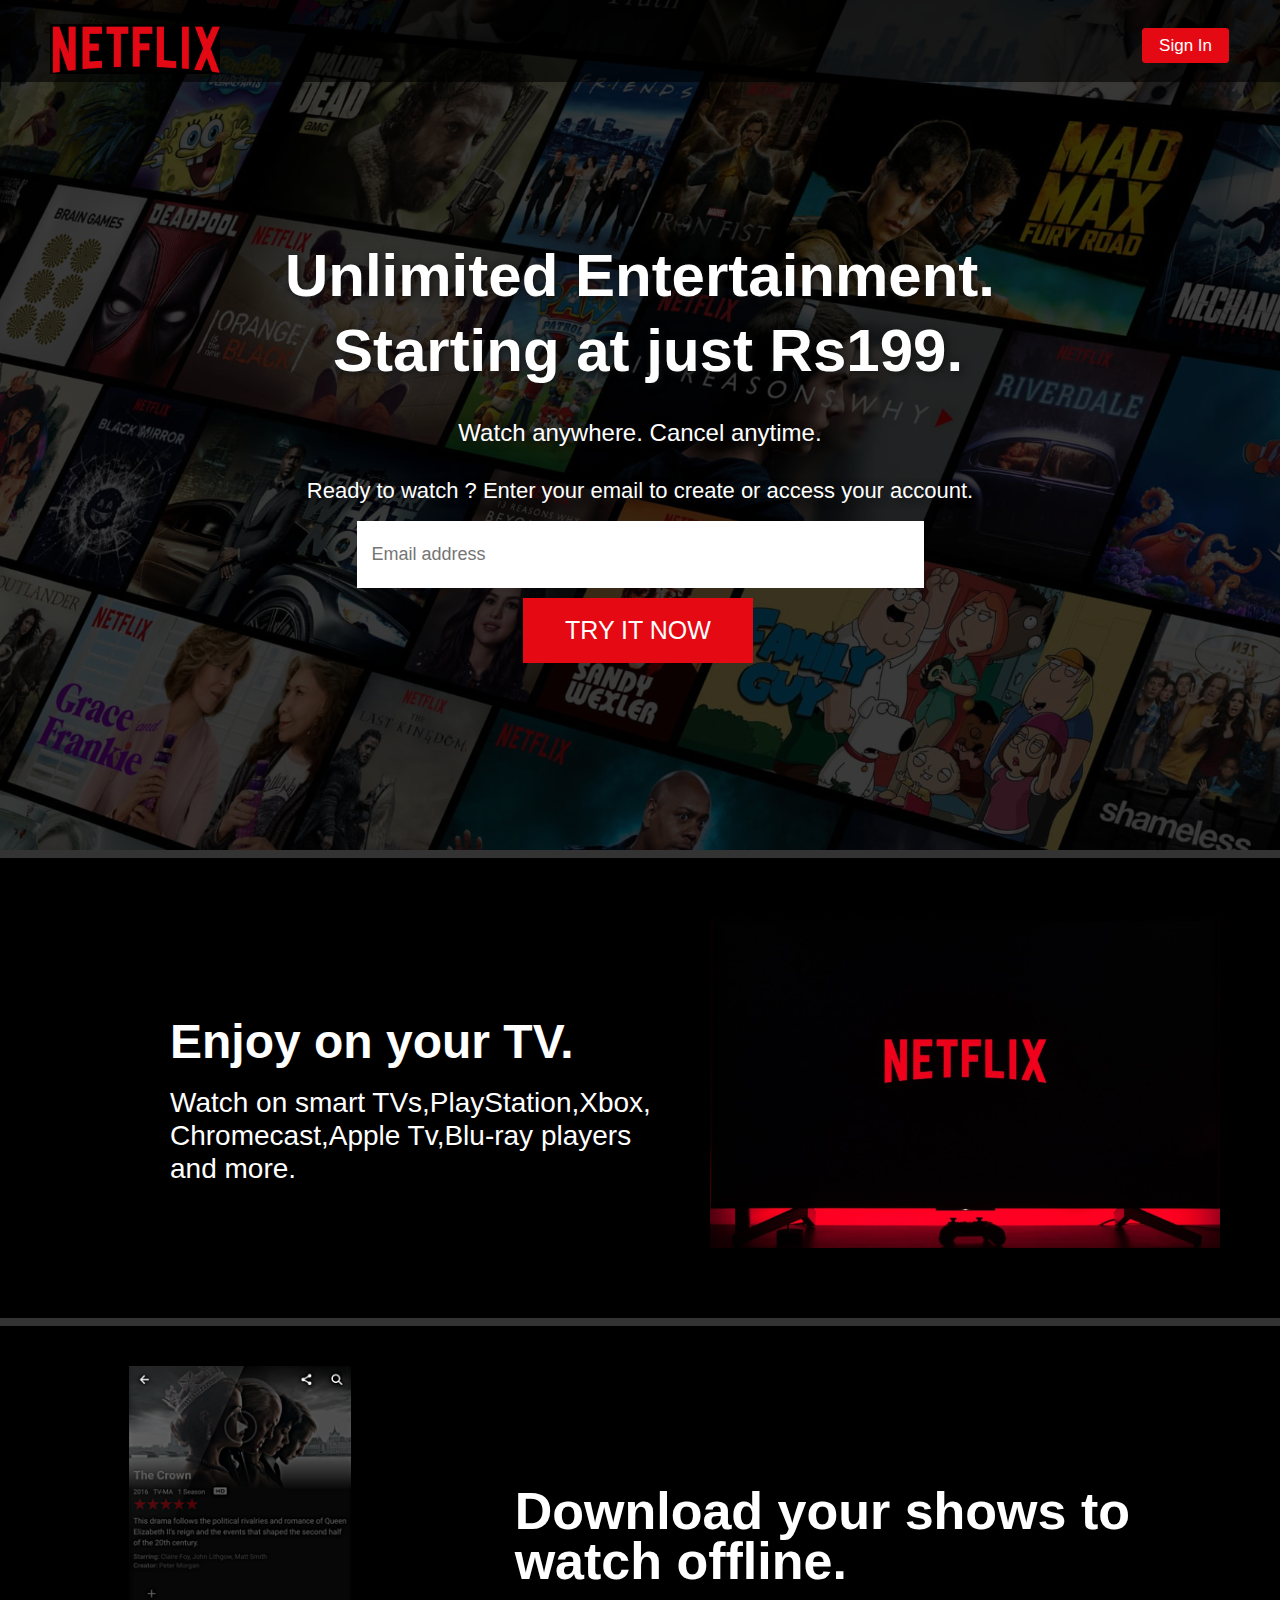
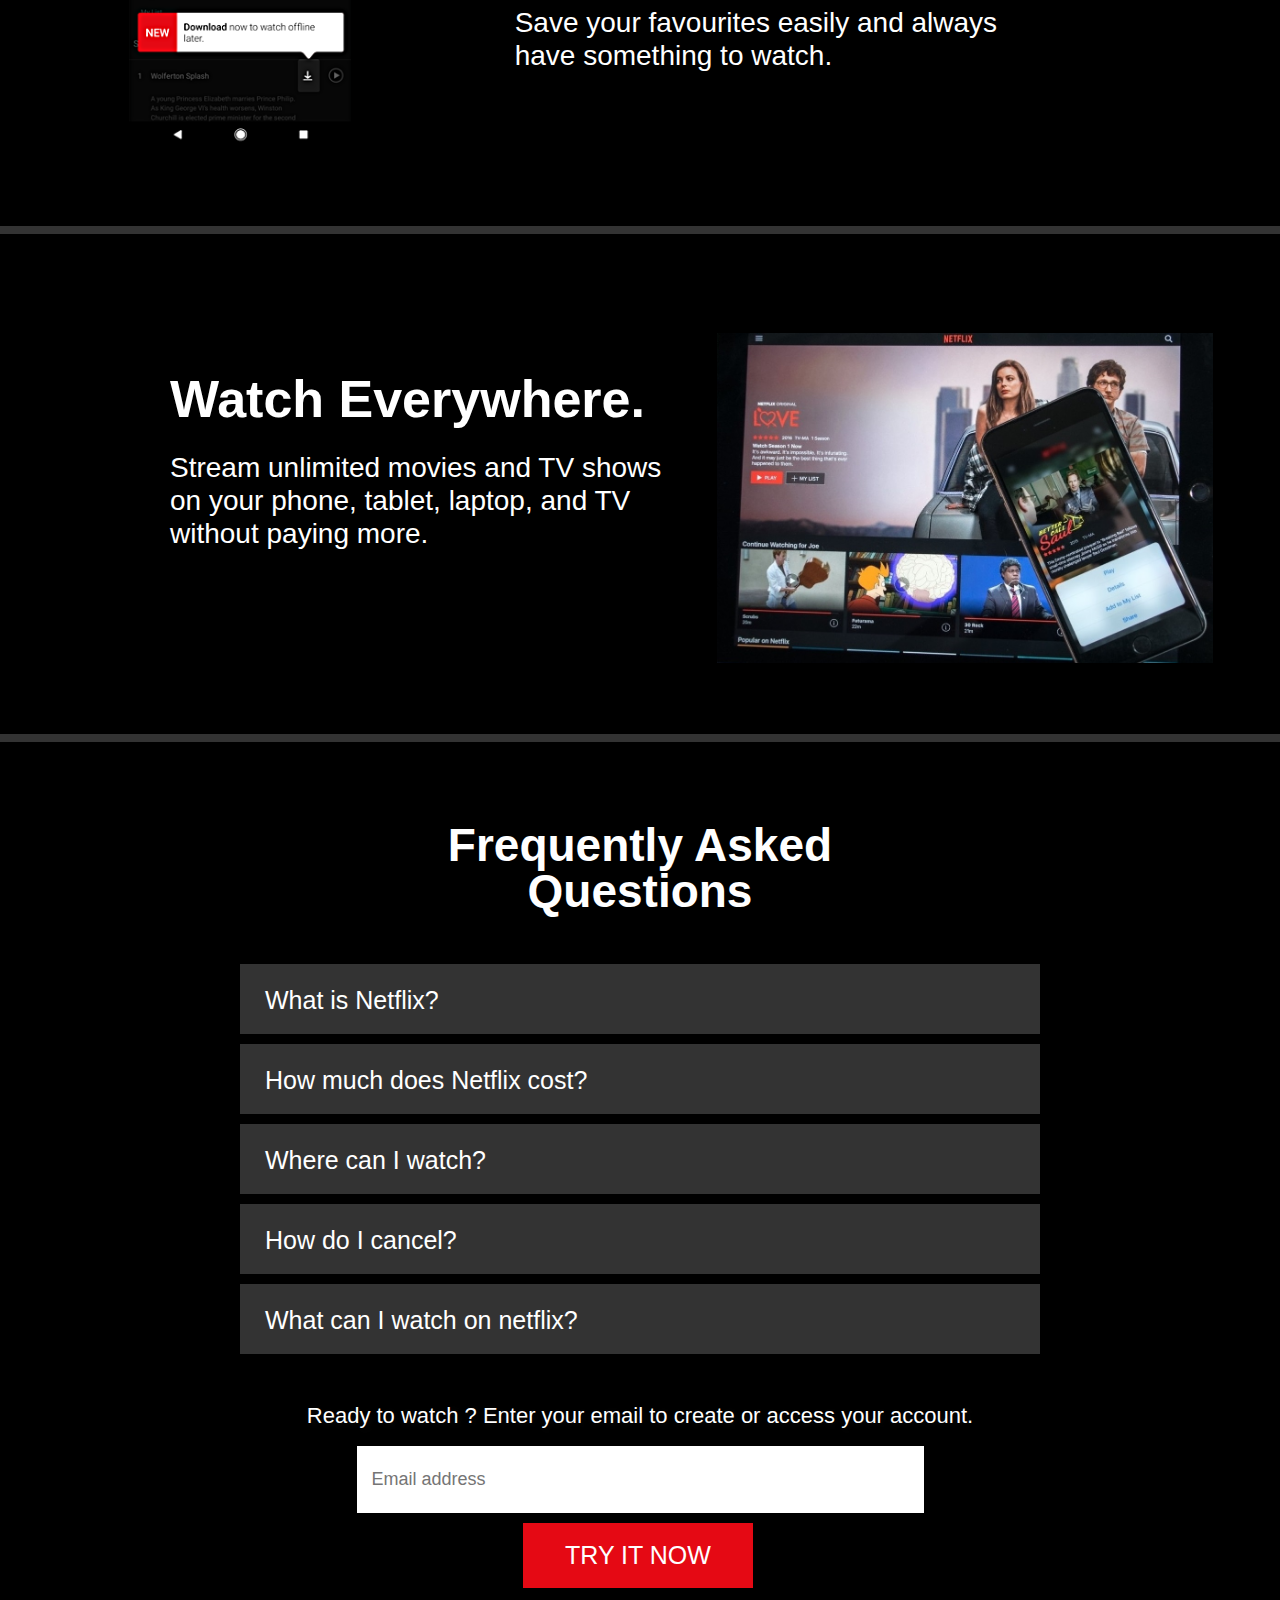
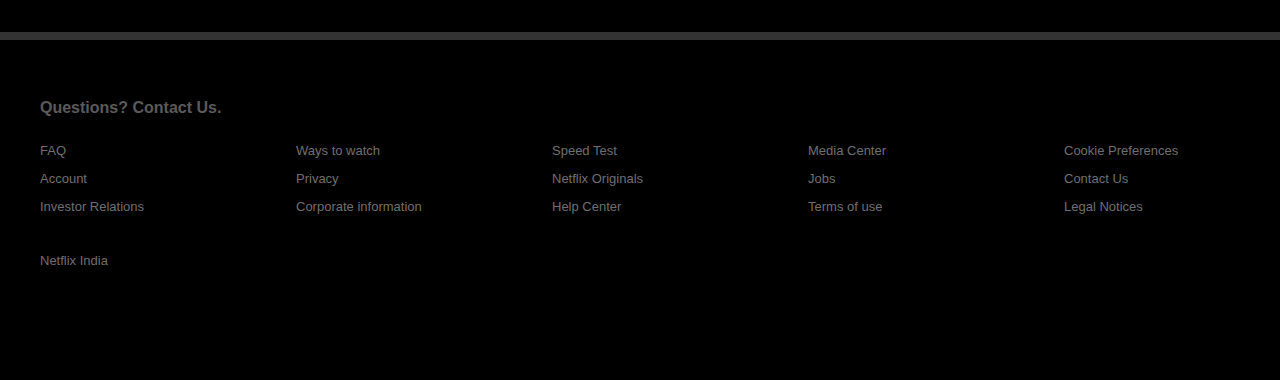
<file: rootfolder/index.html>
<!DOCTYPE html>
<html lang="en">
<head>
    <meta charset="UTF-8">
    <title>Netflix</title>
    <meta name="viewport" content="width=device-width, initial-scale=1">
    <link rel="stylesheet" type="text/css" href="style.css">
</head>
<body>
<header>
    <section class="logo-img">
   <nav>
       <a href="index.html"><img class="logo" src="img/netflix.png"></a>
           <a class="sign-in" href="login.html">Sign In</a>
   </nav>

        <div class="center">
        <h2 class="inside-header">Unlimited Entertainment.</h2>
     <h2 class="inside-header-2">Starting at just Rs199.</h2>
     </div>
        <div class="watch">
         <h2 class="small-words">Watch anywhere. Cancel anytime.</h2>
            <h2 class="ready">Ready to watch ? Enter your email to create or access your account.</h2>
        </div>
       <div class="email-submit">
        <div class="input">
        <input class="emial" type="text" placeholder="Email address">
        </div>
            <div class="try-now">
                <a href="#"><button class="submit" type="submit">TRY IT NOW </button></a>
        </div>
       </div>
    </section>
</header>
<main>
    <div class="tv">
        <h2 class="tv-h2">Enjoy on your TV.</h2>
      <div class="tv-p">
        <p class="tv-p-text">Watch on smart TVs,PlayStation,Xbox,<br>Chromecast,Apple Tv,Blu-ray players<br>and more.</p>
      </div>
      <div class="tv-img-wrapper">
          <img class="tv-img" src="img/tv.jpg">
      </div>
      </div>
    <div class="download">
        <div class="download-p">
        <p class="download-p-text-1">Download your shows to<br>watch offline.</p>
        <p class="download-p-text-2">Save your favourites easily and always<br>have something to watch.</p>
        </div>
        <div class="download-img-wrapper">
        <img class="download-img" src="img/download.png">
        </div>
    </div>
    <div class="everywhere">
        <div class="watch-everywhere">
            <p class="everywhere-1">Watch Everywhere.</p>
            <p class="everywhere-2">Stream unlimited movies and TV shows<br>on your phone, tablet, laptop, and TV<br>without paying more.</p>
        </div>
        <div class="everywhere-img-wrapper">
        <img class="everywhere-img" src="img/dekho.jpg">
        </div>
    </div>
    <div class="questions">
        <h2 class="frequently">Frequently Asked<br>Questions</h2>
              <div class="index-box">
              <h3>What is Netflix?</h3>
              </div>
              <div class="index-box">
              <h3>How much does Netflix cost?</h3>
              </div>
              <div class="index-box">
              <h3>Where can I watch?</h3>
              </div>
              <div class="index-box">
              <h3>How do I cancel?</h3>
              </div>
              <div class="index-box">
              <h3>What can I watch on netflix?</h3>
              </div>
      <div class="watch-2">
        <div class="watch">
         <h2 class="ready">Ready to watch ? Enter your email to create or access your account.</h2>
        </div>
        <div class="input">
        <input class="emial" type="text" placeholder="Email address">
        </div>
        <div class="try-now">
          <a href="#"><button class="submit" type="submit">TRY IT NOW </button></a>
        </div>
      </div>
    </div>
</main>
<footer>
  <div class="last">
      <h2>Questions? Contact Us.</h2>
       <div class="last-grid">
          <ul class="footer-links-1">
              <li><a href="#">FAQ</a></li>
              <li><a href="#">Account</a></li>
              <li><a href="#">Investor Relations</a></li>
          </ul>
          <ul class="footer-links-2">
            <li><a href="#">Ways to watch</a></li>
            <li><a href="#">Privacy</a></li>
            <li><a href="#">Corporate information</a></li>
        </ul>
          <ul class="footer-links-3">
            <li><a href="#">Speed Test</a></li>
            <li><a href="#">Netflix Originals</a></li>
            <li><a href="#">Help Center</a></li>
        </ul>
        <ul class="footer-links-4">
            <li><a href="#">Media Center</a></li>
            <li><a href="#">Jobs</a></li>
            <li><a href="#">Terms of use</a></li>
        </ul>
        <ul class="footer-links-5">
            <li><a href="#">Cookie Preferences</a></li>
            <li><a href="#">Contact Us</a></li>
            <li><a href="#">Legal Notices</a></li>
        </ul>
       </div>
      <h3>Netflix India</h3>
  </div>
</footer>
</body>
</html>
</file>
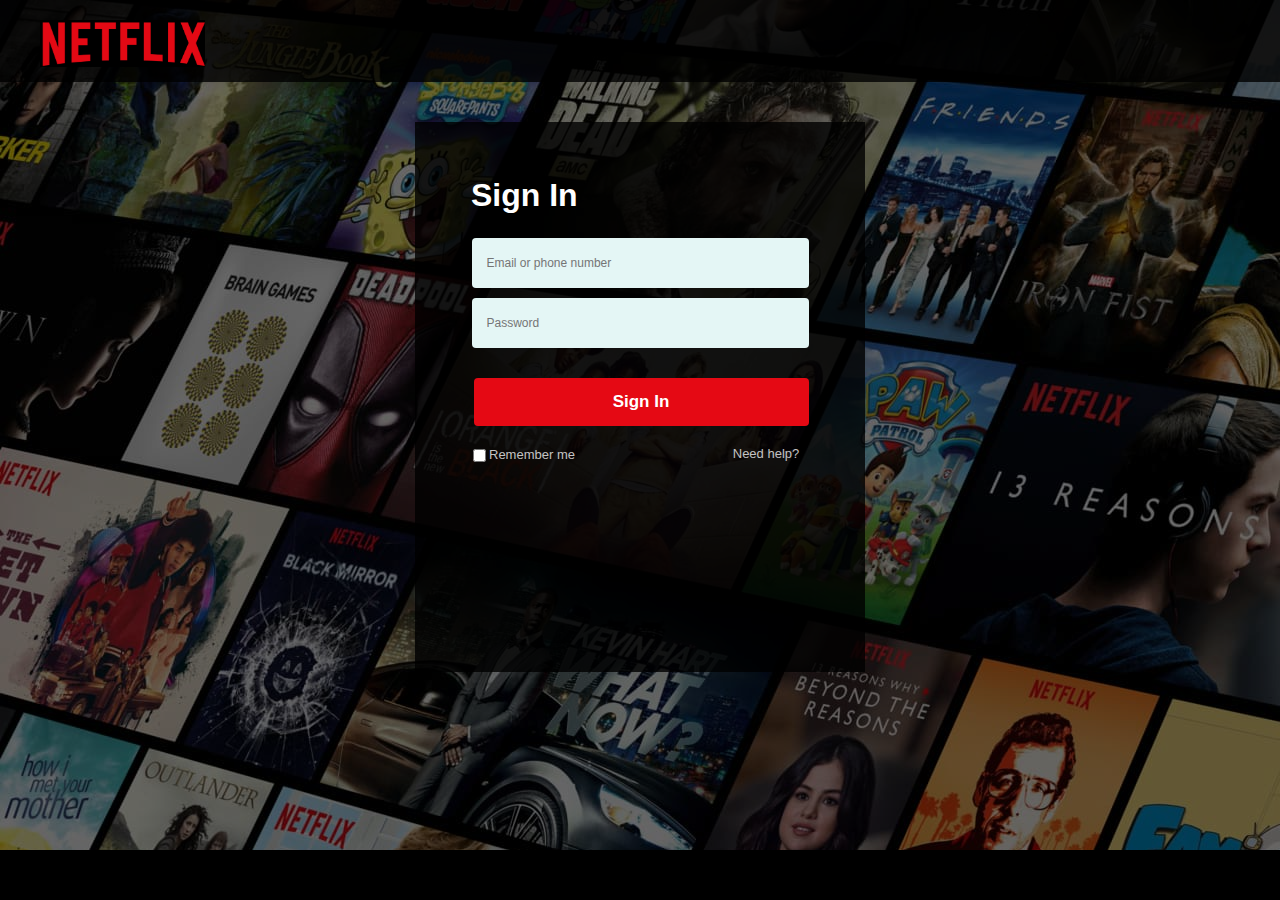
<file: rootfolder/login.html>
<!DOCTYPE html>
<html lang="en">
<head>
    <meta charset="UTF-8">
    <title>Netflix</title>
    <meta name="viewport" content="width=device-width, initial-scale=1">
    <link rel="stylesheet" type="text/css" href="login.css">
</head>
<body>
    <section class="logo-img">
   <nav>
       <a href="index.html"><img class="logo" src="img/netflix.png"></a>
   </nav>
       <div class="total">
        <div class=login>
          <h2>Sign In</h2>
          <div class="email-pass">
           <input placeholder="Email or phone number" class="phone">
           <input placeholder="Password" class="password">
          </div>
          <div class="sign-in-button">
          <button type="button">Sign In</button>
          <label class="remember-me"><input class="checkbox" type="checkbox">Remember me</label>
          <a href="#">Need help?</a>
          </div>
          </div>
        </div>
    </section>
<footer>
</footer>
</body>
</html>
</file>
<file: rootfolder/style.css>
html, body, div, span, object, iframe,
h1, h2, h3, h4, h5, h6, p, blockquote, pre,
abbr, address, cite, code,
del, dfn, em, img, ins, kbd, q, samp,
small, strong, sub, sup, var,
b, i,
dl, dt, dd, ol, ul, li,
fieldset, form, label, legend,
table, caption, tbody, tfoot, thead, tr, th, td,
article, aside, canvas, details, figcaption, figure,
footer, header, hgroup, menu, nav, section, summary,
time, mark, audio, video {
    margin:0;
    padding:0;
    border:0;
    outline:0;
    font-size:100%;
    vertical-align:baseline;
    background:transparent;
}

body {
    line-height:1;
}

article,aside,details,figcaption,figure,
footer,header,hgroup,menu,nav,section {
    display:block;
}

nav ul {
    list-style:none;
}

blockquote, q {
    quotes:none;
}

blockquote:before, blockquote:after,
q:before, q:after {
    content:'';
    content:none;
}

a {
    margin:0;
    padding:0;
    font-size:100%;
    vertical-align:baseline;
    background:transparent;
}

/* change colours to suit your needs */
ins {
    background-color:#ff9;
    color:#000;
    text-decoration:none;
}

/* change colours to suit your needs */
mark {
    background-color:#ff9;
    color:#000;
    font-style:italic;
    font-weight:bold;
}

del {
    text-decoration: line-through;
}

abbr[title], dfn[title] {
    border-bottom:1px dotted;
    cursor:help;
}

table {
    border-collapse:collapse;
    border-spacing:0;
}

/* change border colour to suit your needs */
hr {
    display:block;
    height:1px;
    border:0;
    border-top:1px solid #cccccc;
    margin:1em 0;
    padding:0;
}

input, select {
    vertical-align:middle;
}
body{
    background-color: #333333;
}

.logo{
    width: 90px;
    padding-top: 17px;
    padding-left: 19px;
}

.logo-img{
    background: #4d4d4d url("img/background.jpg");
    width: 100%;
    height: 470px;
    background-size: cover;
    background-repeat: repeat;
    background-position: center;
    background-blend-mode: multiply;
}
nav{
     background: rgba(0,0,0,0.5);
     height: 55px;
     padding-top: 7px;
}

.sign-in{
    text-decoration: none;
    float: right;
    font-family: Arial;
    display: block;
    border: 0.9px solid #E50914;
    line-height: 25px;
    padding: 0px 8px;
    margin: 17px 18px;
    border-radius: 3px;
    font-size: 15px;
    background-color: #E50914;
    color: white;
}
.inside-header{
    font-family: Arial;
    font-size: 27px;
    color: white;
    font-weight: 550;
    line-height: 30px;
    text-shadow: 2px 2px 8px #111111;
    display: block;
}
.inside-header-2{
    font-family: Arial;
    font-size: 27px;
    color: white;
    font-weight: 550;
    line-height: 30px;
    text-shadow: 2px 2px 8px #111111;
    display: inline-block;
    padding-left: 16px;

}
.center {
    display: block;
    margin: 0 auto;
    padding-top: 59px;
    text-align: center;
}
.watch{
    display: grid;
    padding-top: 19px;
}
.small-words{
    font-size: 18px;
    color: white;
    font-family: Arial;
    font-weight: 500;
    text-align: center;
    text-shadow: 2px 2px 8px #111111;
}
.ready{
    font-size: 18px;
    color: white;
    font-family: Arial;
    font-weight: 500;
    text-align: center;
    text-shadow: 2px 2px 8px #111111;
    display: block;
    vertical-align: middle;
    padding: 19px 25px;
}
.input{
    text-align: center;
    margin: 0 auto;
    position: center;
}

.emial{
    width: 325px;
    height: 45px;
    text-align: left;
    padding-left: 7px;
    border-radius: 2px;
    border: white;
}
.try-now{
    text-align: center;
    padding-top: 9px;
}
.submit{
    height: 43px;
    width: 140px;
    font-size: 15px;
    color: white;
    background-color: #E50914;
    border: #E50914;
    border-radius: 2px;
}
.tv{
    background-color: black;
    margin-top: 8px;
    height: 460px;
}
.tv-h2{
    color: white;
    font-family: Arial;
    font-size: 26px;
    text-align: center;
    padding-top: 50px;
}
.tv-p-text{
    color: white;
    font-family: Arial;
    font-weight: 115;
    text-align: center;
    padding-top: 20px;
    font-size: 18px;
    line-height: 25px;
}
.tv-p{
    display: block;
}
.tv-img{
    width: 100%;
    height: 250px;
    padding-top: 23px;
    margin: 0 auto;
    object-fit: contain;
}
.download{
    background-color: black;
    margin-top: 8px;
    height: 460px;
    display: block;
    padding-top: 40px;
}

.download-p-text-1{
    color: white;
    font-family: Arial;
    font-weight: 700;
    text-align: center;
    padding-top: 15px;
    font-size: 26px;
    line-height: 30px;
}
.download-p-text-2{
    color: white;
    font-family: Arial;
    font-weight: 400;
    text-align: center;
    padding-top: 14px;
    font-size: 18px;
    line-height: 25px;
}
.download-img{
    width: 100%;
    height: 250px;
    margin: 0 auto;
    padding-top: 26px;
    object-fit: contain;
}
.everywhere{
    background-color: black;
    margin-top: 8px;
    height: 460px;
    display: block;
    padding-top: 40px;
}
.everywhere-1{
    color: white;
    font-family: Arial;
    font-weight: 700;
    text-align: center;
    padding-top: 15px;
    font-size: 26px;
    line-height: 30px;
}
.everywhere-2 {
    color: white;
    font-family: Arial;
    font-weight: 400;
    text-align: center;
    padding-top: 14px;
    font-size: 18px;
    line-height: 25px;
}
.everywhere-img{
    width: 100%;
    height: 200px;
    padding-top: 23px;
    margin: 0 auto;
    object-fit: contain;
}
.questions{
    background-color: black;
    margin-top: 8px;
    height: 630px;
    display: block;
    padding-top: 40px;
}
.index-box{
    color: white;
    display: block;
    margin-top: 8px;
    height: 55px;
    background: #333333;
}
.questions h3{
    font-size: 20px;
    font-family: Arial;
    font-weight: 100;
    text-align: center;
    padding-top: 19px;
}
.frequently{
    color: white;
    font-size: 27px;
    font-family: Arial;
    font-weight: 560;
    text-align: center;
    padding: 20px 0px;
}
.watch-2 .ready{
    padding-top: 8px;
}
.last{
    background-color: black;
    margin-top: 8px;
    height: 400px;
    display: block;
    padding-top: 40px;
}
.last h2{
    color: #5a5a5a;
    font-family: Arial;
    padding-bottom: 14px;
    padding-left: 40px;
    padding-top: 20px;
}
.last ul li a{
    text-decoration: none;
    color: #6f6f6f;
    font-family: Arial;
    font-size: 13px;
    font-weight: 500;
}
.last-grid{
    display: grid;
    grid-template-columns: 1fr 1fr;
}
.last ul li{
    padding-top: 12px;
    padding-left: 40px;
}
.last h3{
    color: #6f6f6f;
    font-family: Arial;
    font-size: 13px;
    font-weight: 160;
    padding-left: 40px;
    padding-top: 40px;
}
@media only screen and (min-width: 1000px) {
    .logo {
        width: 170px;
        height: 50px;
        padding-top: 17px;
        padding-left: 50px;
    }

    .logo-img {
        height: 850px;
    }

    nav {
        background: rgba(0, 0, 0, 0.6);
        height: 75px;
        padding-top: 7px;
    }

    .sign-in {
        border: 0.9px solid #E50914;
        line-height: 33px;
        padding: 0px 16px;
        margin-top: 21px;
        margin-right: 51px;
        font-size: 17px;
    }

    .inside-header {
        font-size: 60px;
        font-weight: 550;
        line-height: 30px;
        display: block;
        padding-top: 120px;
    }

    .inside-header-2 {
        font-size: 60px;
        font-weight: 550;
        line-height: 30px;
        padding-top: 45px;
    }

    .center {
        display: block;
        margin: 0 auto;
        padding-top: 59px;
        text-align: center;
    }

    .small-words {
        font-size: 24px;
        color: white;
        font-family: Arial;
        font-weight: 500;
        text-align: center;
        text-shadow: 2px 2px 8px #111111;
        padding-top: 28px;
    }

    .ready {
        font-size: 22px;
        font-weight: 500;
        text-align: center;
        padding-top: 35px;
    }

    .input {
        display: block;
        margin: 0 auto;
    }

    .emial {
        width: 550px;
        height: 65px;
        text-align: left;
        padding-left: 15px;
        font-size: 18px;
        border-radius: 0px;
    }

    .try-now {
        display:block;
        margin-left: -4px;
        padding-top: 0px;
        margin-top: 10px;
    }

    .submit {
        height: 65px;
        width: 230px;
        font-size: 25px;
        border-radius: 0px;
    }
    .tv-h2{
        font-size: 48px;
        text-align: left;
        padding-top: 160px;
        padding-left: 170px;
    }
    .tv-p-text{
        font-weight: 115;
        padding-top: 20px;
        font-size: 28px;
        line-height: 33px;
        text-align: left;
        padding-left: 170px;
    }
    .tv-img{
        height: 330px;
        text-align: center;
        margin: -290px 0px 0px 0px;
    }
    .tv-img-wrapper{
        padding-left: 650px;
    }
    .download-p-text-1{
        font-size: 52px;
        padding-top: 120px;
        line-height: 50px;
        display: block;
        text-align: left;
    }
    .download-p-text-2{
        padding-top: 20px;
        font-size: 28px;
        line-height: 33px;
        display: block;
        text-align: left;
    }
    .download-p{
        float: right;
        padding-right: 150px;
    }
    .download-img{
        height: 380px;
        margin: 0px;
        padding-top: 0px;
        text-align: center;
    }
    .download-img-wrapper{
        padding-right: 800px;
    }
    .everywhere-1{
        font-size: 52px;
        text-align: left;
        padding-top: 110px;
        padding-left: 170px;
    }
    .everywhere-2 {
        font-weight: 115;
        padding-top: 37px;
        font-size: 28px;
        line-height: 33px;
        text-align: left;
        padding-left: 170px;
    }
    .everywhere-img{
        height: 330px;
        text-align: center;
        margin: -240px 0px 0px 0px;
    }
    .everywhere-img-wrapper{
        padding-left: 650px;
    }
    .questions{
        height: 850px;
    }
    .index-box{
        height: 70px;
        width: 800px;
        margin: 0 auto;
        margin-top: 10px;
    }
    .questions h3{
        font-size: 25px;
        font-weight: 100;
        text-align: left;
        padding-top: 24px;
        padding-left: 25px;
    }
    .frequently{
        font-size: 46px;
        font-weight: 560;
        text-align: center;
        padding: 40px 0px;
    }
    .frequently br{content:" ";}
    .frequently br:after{content:" ";}
    .watch-2 .ready{
        padding-top: 32px;
    }
    .last{
        height: 300px;
        padding-top: 40px;
    }
    .last h2{
        padding-bottom: 14px;
        padding-left: 40px;
        padding-top: 20px;
    }
    .last ul li a{
        font-size: 13px;
        font-weight: 500;
    }
    .last-grid{
        display: grid;
        grid-template-columns: 1fr 1fr 1fr 1fr 1fr;
    }
    .last ul li{
        padding-top: 12px;
        padding-left: 40px;
    }
    .last h3{
        font-size: 13px;
        font-weight: 160;
        padding-left: 40px;
        padding-top: 40px;
    }
}
</file>
<file: rootfolder/login.css>
html, body, div, span, object, iframe,
h1, h2, h3, h4, h5, h6, p, blockquote, pre,
abbr, address, cite, code,
del, dfn, em, img, ins, kbd, q, samp,
small, strong, sub, sup, var,
b, i,
dl, dt, dd, ol, ul, li,
fieldset, form, label, legend,
table, caption, tbody, tfoot, thead, tr, th, td,
article, aside, canvas, details, figcaption, figure,
footer, header, hgroup, menu, nav, section, summary,
time, mark, audio, video {
    margin:0;
    padding:0;
    border:0;
    outline:0;
    font-size:100%;
    vertical-align:baseline;
    background:transparent;
}

body {
    line-height:1;
}

article,aside,details,figcaption,figure,
footer,header,hgroup,menu,nav,section {
    display:block;
}

nav ul {
    list-style:none;
}

blockquote, q {
    quotes:none;
}

blockquote:before, blockquote:after,
q:before, q:after {
    content:'';
    content:none;
}

a {
    margin:0;
    padding:0;
    font-size:100%;
    vertical-align:baseline;
    background:transparent;
}

/* change colours to suit your needs */
ins {
    background-color:#ff9;
    color:#000;
    text-decoration:none;
}

/* change colours to suit your needs */
mark {
    background-color:#ff9;
    color:#000;
    font-style:italic;
    font-weight:bold;
}

del {
    text-decoration: line-through;
}

abbr[title], dfn[title] {
    border-bottom:1px dotted;
    cursor:help;
}

table {
    border-collapse:collapse;
    border-spacing:0;
}

/* change border colour to suit your needs */
hr {
    display:block;
    height:1px;
    border:0;
    border-top:1px solid #cccccc;
    margin:1em 0;
    padding:0;
}

input, select {
    vertical-align:middle;
}
body{
    background-color: black;
}
.login{
        margin: 0 auto;
        height: 500px;
}
.logo{
    width: 75px;
    padding-top: 13px;
    padding-left: 11px;
}

.logo-img{
    width: 100%;
    height: 470px;
    background-size: cover;
    background-repeat: repeat;
    background-position: center;
    background-blend-mode: multiply;
}
nav{
     background: rgba(0,0,0,0.5);
     height: 55px;
     padding-top: 7px;
}
.login h2{
    color: white;
    font-size: 32px;
    font-family: Arial;
    padding-top: 7px;
    text-align: center;
    display: block;
    padding-right: 230px;
}
.email-pass {
    padding-top: 27px;

}
.email-pass input{
    margin-bottom: 10px;
}
.phone{
    height: 48px;
    width: 320px;
    background-color: #e4f6f5;
    padding-left: 15px;
    font-size: 12px;
    border: white;
    border-radius: 4px;
    display: block;
    margin: 0 auto;
}
.password{
    height: 48px;
    width: 320px;
    background-color: #e4f6f5;
    padding-left: 15px;
    font-size: 12px;
    margin: 0 auto;
    border: white;
    border-radius: 4px;
    display: block;
}
.sign-in-button{
    padding-top: 20px;
    text-align: center;
}
.sign-in-button button{
    width: 335px;
    color: white;
    font-family: Arial;
    font-size: 17px;
    font-weight: bold;
    height: 48px;
    border: #E50914;
    background: #E50914;
    border-radius: 4px;
}
.remember-me{
    color: #c3c3c3;
    font-family: Arial;
    font-size: 13px;
    margin-top: 20px;
    display: block;
    text-align: center;
    padding-right: 235px;
}
.sign-in-button a{
    text-decoration: none;
    color: #c3c3c3;
    margin-top: -18px;
    text-align: center;
    font-family: Arial;
    font-size: 13px;
    display: block;
    padding-left: 250px;
}
@media only screen and (min-width: 1000px) {
    .total{
        padding-top: 40px;
    }
    .login {
        text-align: center;
        background: rgba(0, 0, 0, 0.8);
        width: 450px;
        margin: 0 auto;
        height: 500px;
        padding-top: 50px;
    }
    .logo{
        width: 165px;
        padding-top: 13px;
        padding-left: 40px;
    }

    .logo-img{
        background: #878787 url("img/background.jpg");
        height: 850px;
    }
    nav{
         background: rgba(0,0,0,0.8);
         height: 75px;
         padding-top: 7px;
    }
    .login h2{
        font-size: 32px;
        padding-left: 56px;
        font-weight: 600;
        text-align: left;
    }
    .email-pass {
        padding-top: 27px;
    }
    .phone{
        height: 48px;
        width: 320px;
        padding-left: 15px;
        font-size: 12px;
        margin-bottom: 20px;
        border: white;
        border-radius: 4px;
    }
    .password{
        height: 48px;
        width: 320px;
        padding-left: 15px;
        font-size: 12px;
        margin-bottom: 20px;
        border: white;
        border-radius: 4px;
    }
    .sign-in-button{
        padding-top: 20px;
        padding-left: 2px;
    }
    .sign-in-button button{
        width: 335px;
        color: white;
        font-family: Arial;
        font-size: 17px;
        font-weight: bold;
        height: 48px;
        border: #E50914;
        background: #E50914;
        border-radius: 4px;
    }
    .remember-me{
        color: #c3c3c3;
        font-family: Arial;
        font-size: 13px;
        margin-top: 20px;
        display: block;
        text-align: left;
        padding-left: 52px;
    }
    .sign-in-button a{
        text-decoration: none;
        color: #c3c3c3;
        margin-top: -18px;
        text-align: center;
        font-family: Arial;
        font-size: 13px;
        display: block;
        padding-left: 250px;
}

}
</file>
